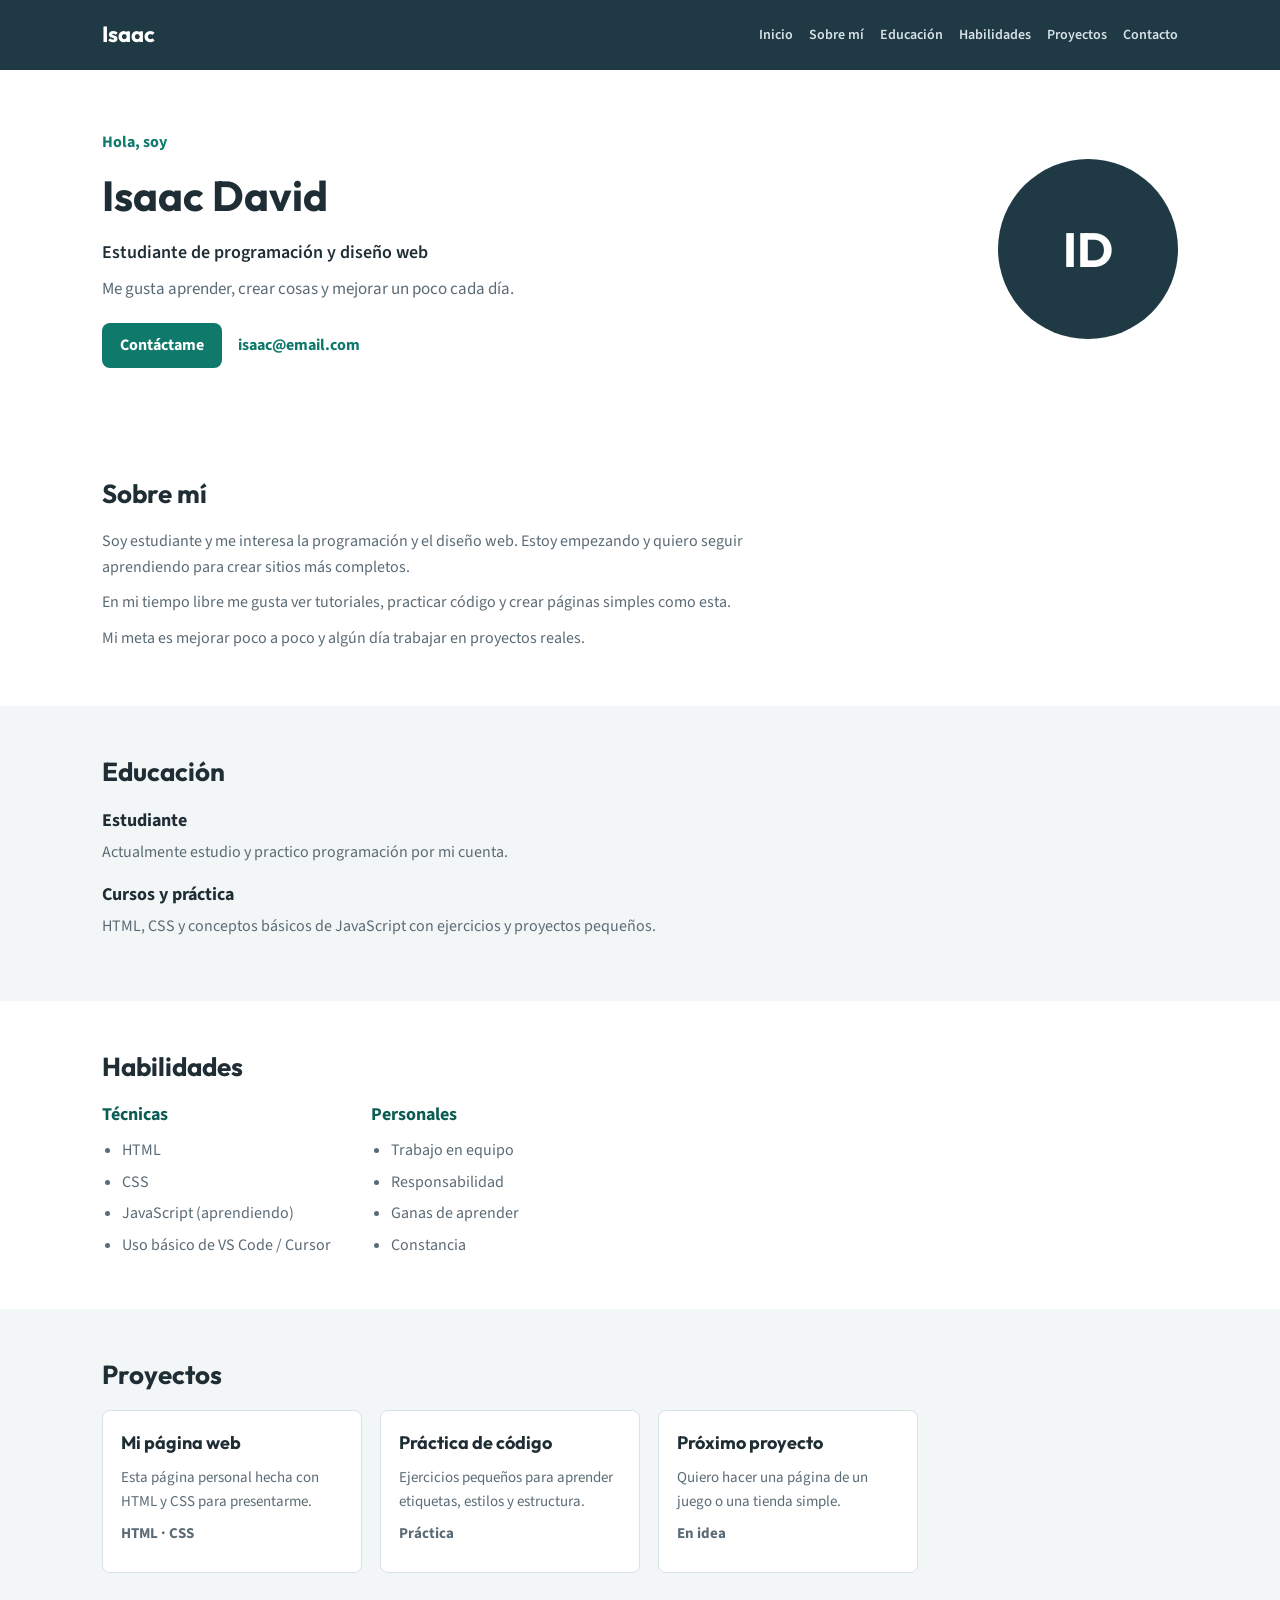
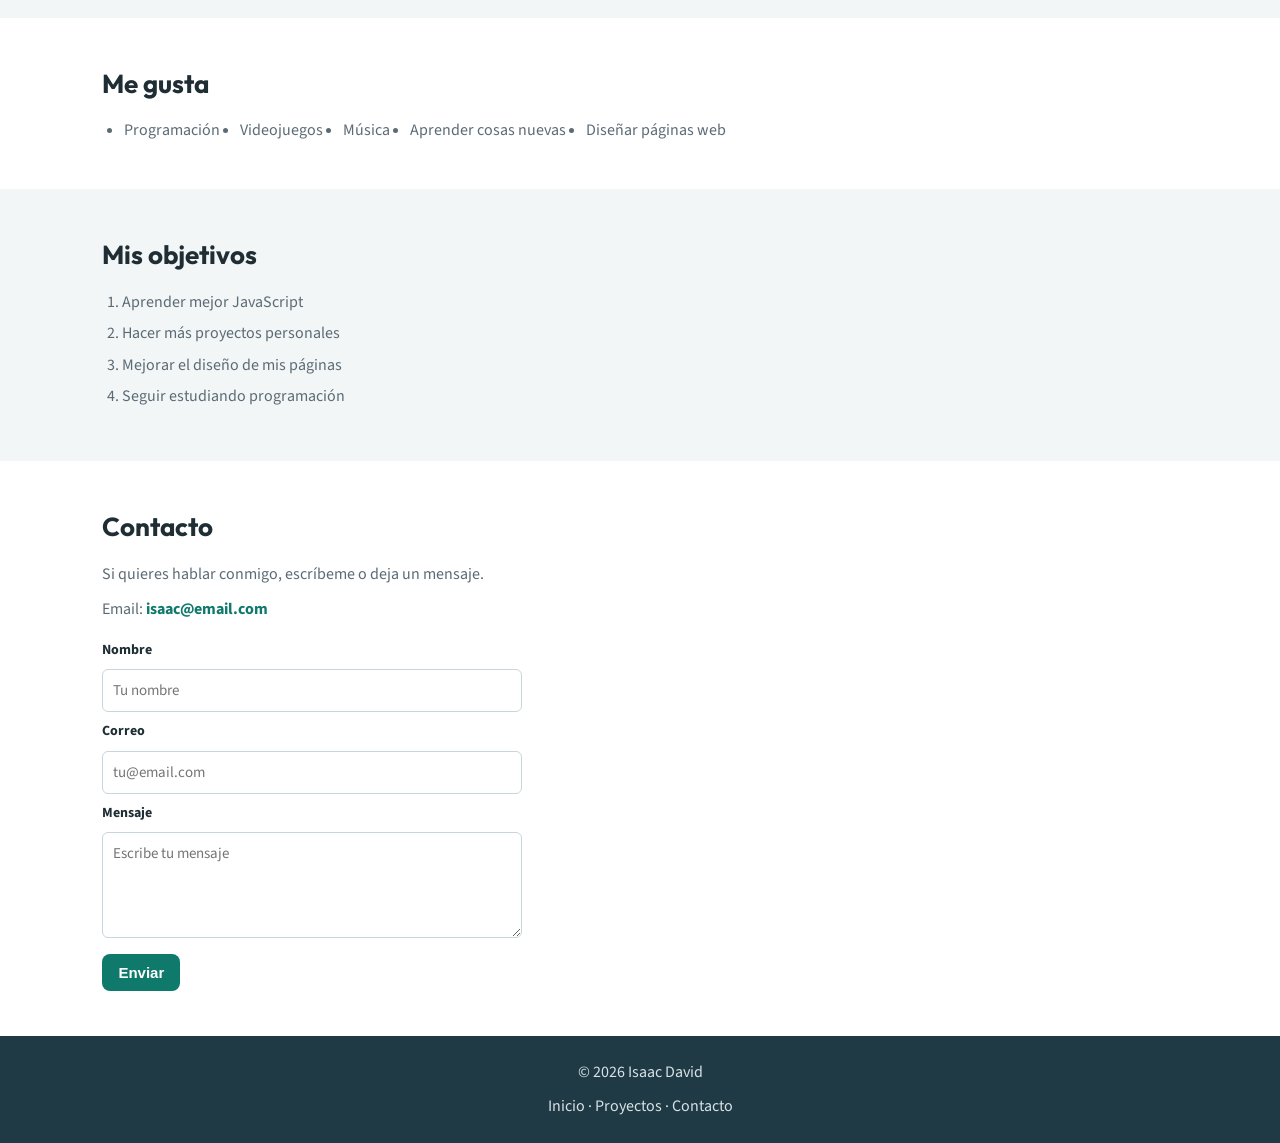
<file: index.html>
<!DOCTYPE html>
<html lang="es">
<head>
    <meta charset="UTF-8">
    <meta name="viewport" content="width=device-width, initial-scale=1.0">
    <title>Isaac David</title>
    <link rel="preconnect" href="https://fonts.googleapis.com">
    <link rel="preconnect" href="https://fonts.gstatic.com" crossorigin>
    <link href="https://fonts.googleapis.com/css2?family=Outfit:wght@600;700&family=Source+Sans+3:wght@400;600;700&display=swap" rel="stylesheet">
    <link rel="stylesheet" href="style.css">
</head>
<body>
    <header class="header">
        <div class="logo">Isaac</div>
        <nav class="main-nav">
            <ul class="nav-list">
                <li><a href="#inicio">Inicio</a></li>
                <li><a href="#sobre-mi">Sobre mí</a></li>
                <li><a href="#educacion">Educación</a></li>
                <li><a href="#habilidades">Habilidades</a></li>
                <li><a href="#proyectos">Proyectos</a></li>
                <li><a href="#contacto">Contacto</a></li>
            </ul>
        </nav>
    </header>

    <main>
        <section class="preview" id="inicio">
            <div class="text">
                <p class="saludo">Hola, soy</p>
                <h1>Isaac David</h1>
                <p class="rol">Estudiante de programación y diseño web</p>
                <p class="intro-corta">Me gusta aprender, crear cosas y mejorar un poco cada día.</p>
                <div class="acciones">
                    <a class="btn" href="#contacto">Contáctame</a>
                    <a class="email" href="mailto:isaac@email.com">isaac@email.com</a>
                </div>
            </div>
            <div class="img">
                <div class="foto">ID</div>
            </div>
        </section>

        <section class="sobre-mi" id="sobre-mi">
            <h2>Sobre mí</h2>
            <p>Soy estudiante y me interesa la programación y el diseño web. Estoy empezando y quiero seguir aprendiendo para crear sitios más completos.</p>
            <p>En mi tiempo libre me gusta ver tutoriales, practicar código y crear páginas simples como esta.</p>
            <p>Mi meta es mejorar poco a poco y algún día trabajar en proyectos reales.</p>
        </section>

        <section class="educacion" id="educacion">
            <h2>Educación</h2>
            <div class="item">
                <h3>Estudiante</h3>
                <p>Actualmente estudio y practico programación por mi cuenta.</p>
            </div>
            <div class="item">
                <h3>Cursos y práctica</h3>
                <p>HTML, CSS y conceptos básicos de JavaScript con ejercicios y proyectos pequeños.</p>
            </div>
        </section>

        <section class="habilidades" id="habilidades">
            <h2>Habilidades</h2>
            <div class="dos-columnas">
                <div class="bloque">
                    <h3>Técnicas</h3>
                    <ul>
                        <li>HTML</li>
                        <li>CSS</li>
                        <li>JavaScript (aprendiendo)</li>
                        <li>Uso básico de VS Code / Cursor</li>
                    </ul>
                </div>
                <div class="bloque">
                    <h3>Personales</h3>
                    <ul>
                        <li>Trabajo en equipo</li>
                        <li>Responsabilidad</li>
                        <li>Ganas de aprender</li>
                        <li>Constancia</li>
                    </ul>
                </div>
            </div>
        </section>

        <section class="proyectos" id="proyectos">
            <h2>Proyectos</h2>
            <div class="lista-proyectos">
                <div class="proyecto">
                    <h3>Mi página web</h3>
                    <p>Esta página personal hecha con HTML y CSS para presentarme.</p>
                    <p class="etiqueta">HTML · CSS</p>
                </div>
                <div class="proyecto">
                    <h3>Práctica de código</h3>
                    <p>Ejercicios pequeños para aprender etiquetas, estilos y estructura.</p>
                    <p class="etiqueta">Práctica</p>
                </div>
                <div class="proyecto">
                    <h3>Próximo proyecto</h3>
                    <p>Quiero hacer una página de un juego o una tienda simple.</p>
                    <p class="etiqueta">En idea</p>
                </div>
            </div>
        </section>

        <section class="intereses">
            <h2>Me gusta</h2>
            <ul class="lista-simple">
                <li>Programación</li>
                <li>Videojuegos</li>
                <li>Música</li>
                <li>Aprender cosas nuevas</li>
                <li>Diseñar páginas web</li>
            </ul>
        </section>

        <section class="objetivos">
            <h2>Mis objetivos</h2>
            <ol>
                <li>Aprender mejor JavaScript</li>
                <li>Hacer más proyectos personales</li>
                <li>Mejorar el diseño de mis páginas</li>
                <li>Seguir estudiando programación</li>
            </ol>
        </section>

        <section class="contacto" id="contacto">
            <h2>Contacto</h2>
            <p>Si quieres hablar conmigo, escríbeme o deja un mensaje.</p>
            <p>Email: <a href="mailto:isaac@email.com">isaac@email.com</a></p>

            <form class="formulario">
                <label for="nombre">Nombre</label>
                <input type="text" id="nombre" name="nombre" placeholder="Tu nombre">

                <label for="correo">Correo</label>
                <input type="email" id="correo" name="correo" placeholder="tu@email.com">

                <label for="mensaje">Mensaje</label>
                <textarea id="mensaje" name="mensaje" rows="4" placeholder="Escribe tu mensaje"></textarea>

                <button type="submit">Enviar</button>
            </form>
        </section>
    </main>

    <footer>
        <p>&copy; 2026 Isaac David</p>
        <p class="footer-links">
            <a href="#inicio">Inicio</a> ·
            <a href="#proyectos">Proyectos</a> ·
            <a href="#contacto">Contacto</a>
        </p>
    </footer>
</body>
</html>
</file>
<file: style.css>
* {
    margin: 0;
    padding: 0;
    box-sizing: border-box;
}

body {
    font-family: "Source Sans 3", Arial, sans-serif;
    background: #f3f6f7;
    color: #1f2d34;
    line-height: 1.6;
}

header {
    min-height: 70px;
    padding: 14px 8%;
    display: flex;
    justify-content: space-between;
    align-items: center;
    background: #1f3a44;
}

.logo {
    font-family: "Outfit", Arial, sans-serif;
    font-size: 22px;
    font-weight: 700;
    color: #fff;
}

.nav-list {
    list-style: none;
    display: flex;
    gap: 16px;
    flex-wrap: wrap;
}

header a {
    color: #d7e2e6;
    text-decoration: none;
    font-weight: 600;
    font-size: 14px;
}

header a:hover {
    color: #fff;
}

.preview {
    padding: 60px 8%;
    display: flex;
    justify-content: space-between;
    align-items: center;
    gap: 40px;
    background: #fff;
}

.saludo {
    color: #0f7a6c;
    font-weight: 700;
    margin-bottom: 6px;
}

.text h1 {
    font-family: "Outfit", Arial, sans-serif;
    font-size: 42px;
    margin-bottom: 10px;
}

.rol {
    font-size: 18px;
    font-weight: 600;
    margin-bottom: 8px;
}

.intro-corta {
    font-size: 17px;
    color: #5b6b75;
    margin-bottom: 20px;
    max-width: 460px;
}

.acciones {
    display: flex;
    align-items: center;
    gap: 16px;
    flex-wrap: wrap;
}

.btn {
    display: inline-block;
    padding: 10px 18px;
    background: #0f7a6c;
    color: #fff;
    text-decoration: none;
    font-weight: 700;
    border-radius: 8px;
}

.btn:hover {
    background: #0b5c52;
}

.email {
    color: #0f7a6c;
    font-weight: 700;
    text-decoration: none;
}

.email:hover {
    text-decoration: underline;
}

.foto {
    width: 180px;
    height: 180px;
    border-radius: 50%;
    background: #1f3a44;
    color: #fff;
    display: flex;
    align-items: center;
    justify-content: center;
    font-family: "Outfit", Arial, sans-serif;
    font-size: 48px;
    font-weight: 700;
}

.sobre-mi,
.educacion,
.habilidades,
.proyectos,
.intereses,
.objetivos,
.contacto {
    padding: 45px 8%;
}

.sobre-mi,
.habilidades,
.intereses,
.contacto {
    background: #fff;
}

.sobre-mi h2,
.educacion h2,
.habilidades h2,
.proyectos h2,
.intereses h2,
.objetivos h2,
.contacto h2 {
    font-family: "Outfit", Arial, sans-serif;
    margin-bottom: 14px;
    font-size: 26px;
}

.sobre-mi p,
.contacto p,
.item p {
    color: #5b6b75;
    max-width: 700px;
    margin-bottom: 10px;
}

.item {
    margin-bottom: 16px;
}

.item h3 {
    font-size: 18px;
    margin-bottom: 4px;
}

.dos-columnas {
    display: flex;
    gap: 40px;
    flex-wrap: wrap;
}

.bloque h3 {
    font-size: 18px;
    margin-bottom: 8px;
    color: #0b5c52;
}

.habilidades ul,
.objetivos ol {
    padding-left: 20px;
    color: #5b6b75;
}

.habilidades li,
.objetivos li {
    margin-bottom: 6px;
}

.lista-simple {
    display: flex;
    flex-wrap: wrap;
    gap: 10px 20px;
    list-style: disc;
    padding-left: 22px;
    color: #5b6b75;
}

.lista-proyectos {
    display: flex;
    gap: 18px;
    flex-wrap: wrap;
}

.proyecto {
    background: #fff;
    border: 1px solid #d7e2e6;
    border-radius: 8px;
    padding: 18px;
    width: 260px;
}

.proyecto h3 {
    font-family: "Outfit", Arial, sans-serif;
    margin-bottom: 8px;
    font-size: 18px;
}

.proyecto p {
    color: #5b6b75;
    font-size: 15px;
    margin-bottom: 8px;
}

.etiqueta {
    color: #0b5c52;
    font-size: 13px;
    font-weight: 700;
}

.formulario {
    margin-top: 16px;
    max-width: 420px;
    display: flex;
    flex-direction: column;
    gap: 8px;
}

.formulario label {
    font-weight: 700;
    font-size: 14px;
}

.formulario input,
.formulario textarea {
    padding: 10px;
    border: 1px solid #c9d5db;
    border-radius: 6px;
    font-family: inherit;
    font-size: 15px;
}

.formulario button {
    margin-top: 8px;
    padding: 10px 16px;
    border: none;
    background: #0f7a6c;
    color: #fff;
    font-size: 15px;
    font-weight: 700;
    cursor: pointer;
    width: fit-content;
    border-radius: 8px;
}

.formulario button:hover {
    background: #0b5c52;
}

.contacto a {
    color: #0f7a6c;
    text-decoration: none;
    font-weight: 700;
}

.contacto a:hover {
    text-decoration: underline;
}

footer {
    padding: 24px 8%;
    background: #1f3a44;
    color: #d7e2e6;
    text-align: center;
}

.footer-links {
    margin-top: 8px;
}

.footer-links a {
    color: #d7e2e6;
    text-decoration: none;
}

.footer-links a:hover {
    color: #fff;
}

@media (max-width: 700px) {
    .preview {
        flex-direction: column;
        text-align: center;
    }

    .acciones {
        justify-content: center;
    }

    .intro-corta {
        margin-left: auto;
        margin-right: auto;
    }

    .nav-list {
        gap: 10px;
        justify-content: flex-end;
    }

    header a {
        font-size: 12px;
    }

    .lista-proyectos {
        flex-direction: column;
    }

    .proyecto {
        width: 100%;
    }
}
</file>
